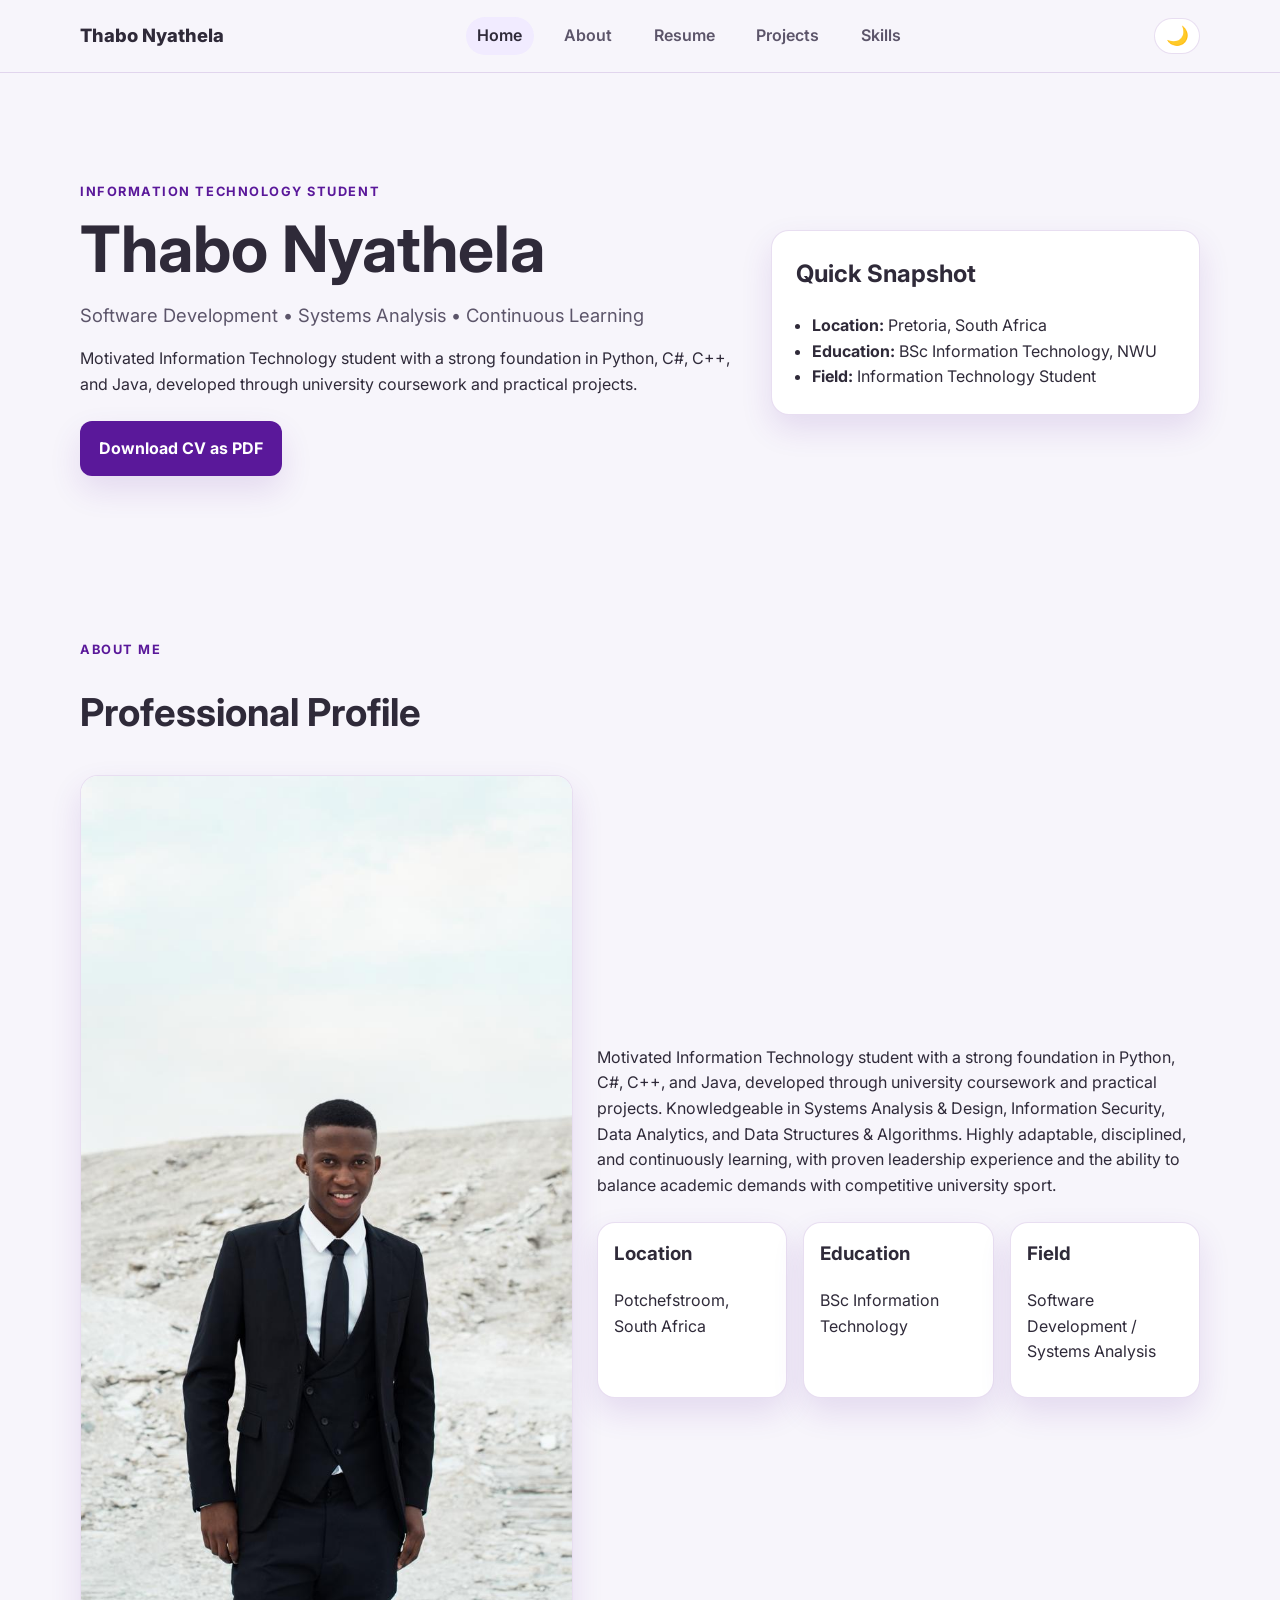
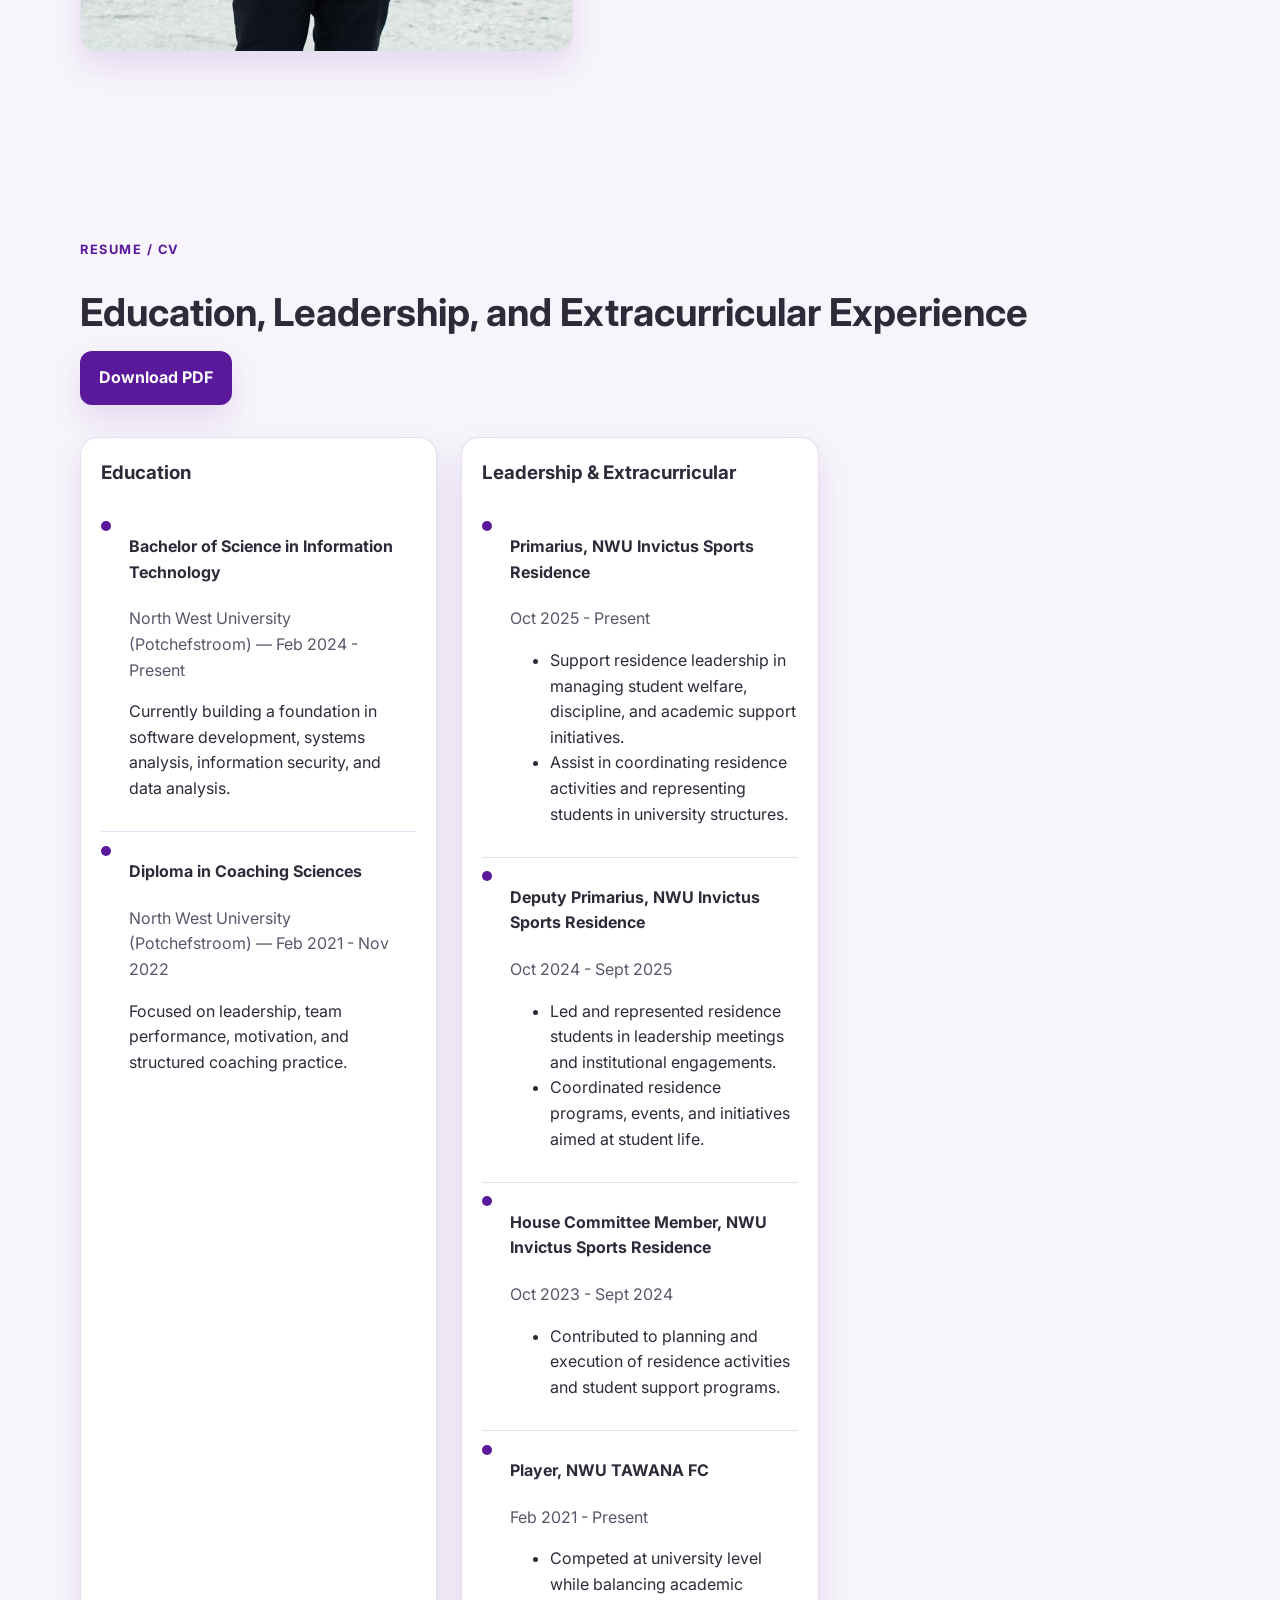
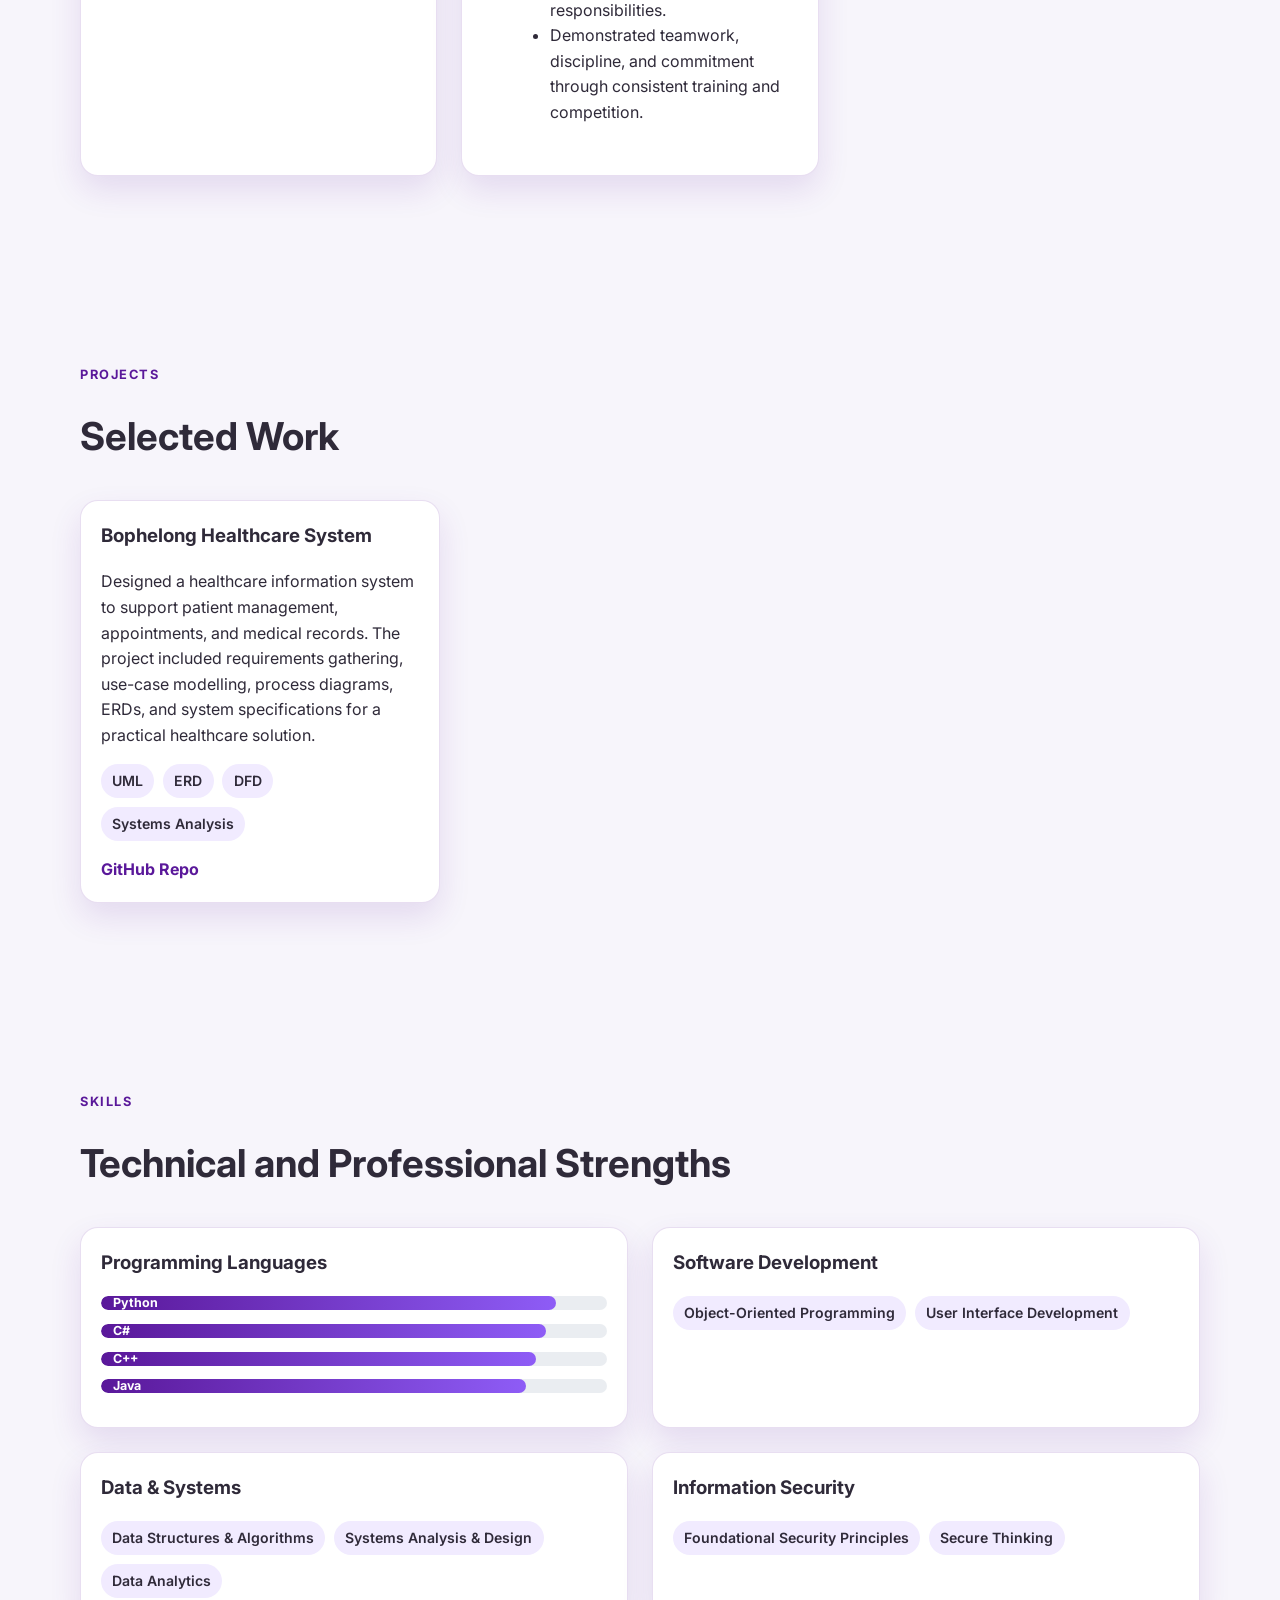
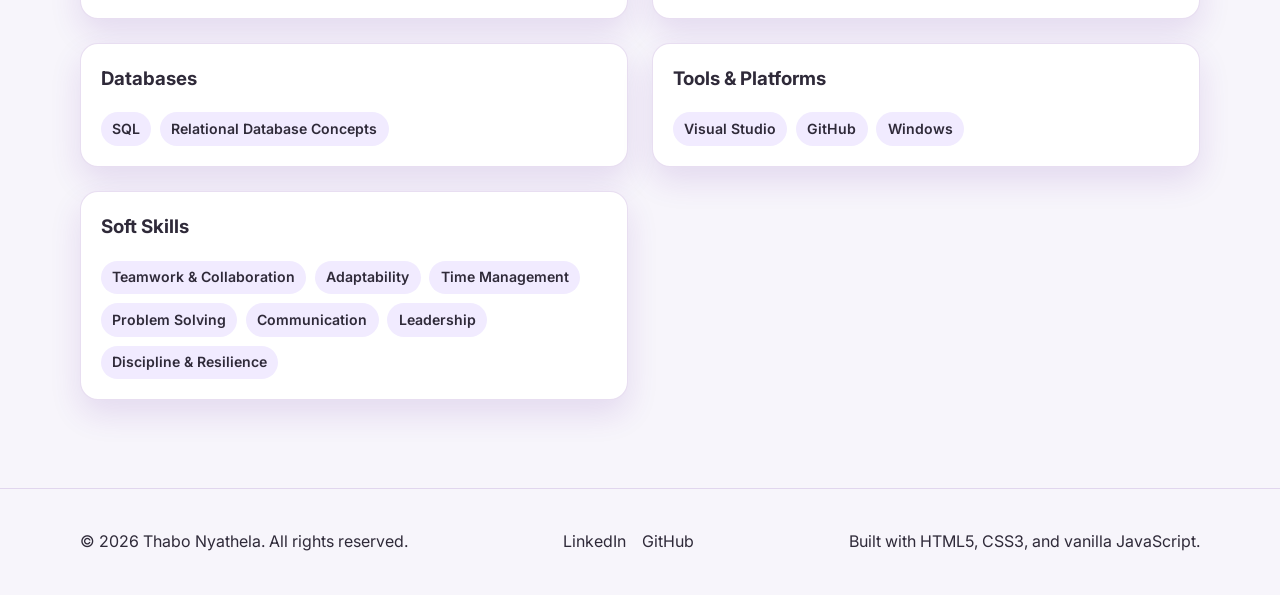
<file: index.html>
<!DOCTYPE html>
<html lang="en">
  <head>
    <meta charset="UTF-8" />
    <meta name="viewport" content="width=device-width, initial-scale=1.0" />
    <meta
      name="description"
      content="Virtual CV and professional portfolio website for Thabo Nyathela, an Information Technology student focused on software development and systems analysis."
    />
    <title>Thabo Nyathela | Virtual CV Portfolio</title>
    <link rel="icon" type="image/svg+xml" href="assets/favicon.svg" />
    <link rel="preconnect" href="https://fonts.googleapis.com" />
    <link rel="preconnect" href="https://fonts.gstatic.com" crossorigin />
    <link
      href="https://fonts.googleapis.com/css2?family=Inter:wght@400;500;600;700;800&display=swap"
      rel="stylesheet"
    />
    <link rel="stylesheet" href="css/style.css" />
  </head>
  <body>
    <header class="site-header">
      <div class="container nav-wrap">
        <a href="#home" class="brand" aria-label="Go to home section">Thabo Nyathela</a>

        <button class="menu-toggle" aria-label="Open navigation menu" aria-expanded="false">
          <span></span>
          <span></span>
          <span></span>
        </button>

        <nav class="site-nav" aria-label="Primary navigation">
          <a href="#home" class="nav-link active">Home</a>
          <a href="#about" class="nav-link">About</a>
          <a href="#resume" class="nav-link">Resume</a>
          <a href="#projects" class="nav-link">Projects</a>
          <a href="#skills" class="nav-link">Skills</a>
        </nav>

        <button id="themeToggle" class="theme-toggle" aria-label="Toggle dark mode">
          <span class="toggle-icon">🌙</span>
        </button>
      </div>
    </header>

    <main>
      <section id="home" class="hero section reveal">
        <div class="container hero-grid">
          <div class="hero-copy">
            <p class="eyebrow">Information Technology Student</p>
            <h1>Thabo Nyathela</h1>
            <p class="tagline">Software Development • Systems Analysis • Continuous Learning</p>
            <p class="intro">
              Motivated Information Technology student with a strong foundation in Python, C#, C++, and Java,
              developed through university coursework and practical projects.
            </p>
            <div class="cta-group">
              <a href="assets/Thabo_Nyathela_CV.pdf" class="btn btn-primary" download="Thabo_Nyathela_CV.pdf">Download CV as PDF</a>
            </div>
          </div>

          <aside class="hero-card">
            <div class="hero-card-inner">
              <h2>Quick Snapshot</h2>
              <ul>
                <li><strong>Location:</strong> Pretoria, South Africa</li>
                <li><strong>Education:</strong> BSc Information Technology, NWU</li>
                <li><strong>Field:</strong> Information Technology Student</li>
              </ul>
            </div>
          </aside>
        </div>
      </section>

      <section id="about" class="section reveal">
        <div class="container section-heading">
          <p class="section-label">About Me</p>
          <h2>Professional Profile</h2>
        </div>

        <div class="container about-grid">
          <div class="about-image-wrap">
            <img src="assets/profile.jpeg" alt="Thabo Nyathela" class="about-image" />
          </div>

          <div class="about-content">
            <p>
              Motivated Information Technology student with a strong foundation in Python, C#, C++, and Java,
              developed through university coursework and practical projects. Knowledgeable in Systems Analysis &
              Design, Information Security, Data Analytics, and Data Structures & Algorithms. Highly adaptable,
              disciplined, and continuously learning, with proven leadership experience and the ability to balance
              academic demands with competitive university sport.
            </p>

            <div class="facts-grid">
              <div class="fact-card">
                <h3>Location</h3>
                <p>Potchefstroom, South Africa</p>
              </div>
              <div class="fact-card">
                <h3>Education</h3>
                <p>BSc Information Technology</p>
              </div>
              <div class="fact-card">
                <h3>Field</h3>
                <p>Software Development / Systems Analysis</p>
              </div>
            </div>
          </div>
        </div>
      </section>

      <section id="resume" class="section reveal">
        <div class="container section-heading">
          <p class="section-label">Resume / CV</p>
          <h2>Education, Leadership, and Extracurricular Experience</h2>
          <a href="assets/Thabo_Nyathela_CV.pdf" class="btn btn-primary btn-small" download>Download PDF</a>
        </div>

        <div class="container resume-grid">
          <div class="timeline-card">
            <h3>Education</h3>
            <div class="timeline-item">
              <span class="timeline-dot"></span>
              <div>
                <h4>Bachelor of Science in Information Technology</h4>
                <p class="timeline-meta">North West University (Potchefstroom) — Feb 2024 - Present</p>
                <p>Currently building a foundation in software development, systems analysis, information security, and data analysis.</p>
              </div>
            </div>
            <div class="timeline-item">
              <span class="timeline-dot"></span>
              <div>
                <h4>Diploma in Coaching Sciences</h4>
                <p class="timeline-meta">North West University (Potchefstroom) — Feb 2021 - Nov 2022</p>
                <p>Focused on leadership, team performance, motivation, and structured coaching practice.</p>
              </div>
            </div>
          </div>

          <div class="timeline-card">
            <h3>Leadership & Extracurricular</h3>
            <div class="timeline-item">
              <span class="timeline-dot"></span>
              <div>
                <h4>Primarius, NWU Invictus Sports Residence</h4>
                <p class="timeline-meta">Oct 2025 - Present</p>
                <ul>
                  <li>Support residence leadership in managing student welfare, discipline, and academic support initiatives.</li>
                  <li>Assist in coordinating residence activities and representing students in university structures.</li>
                </ul>
              </div>
            </div>
            <div class="timeline-item">
              <span class="timeline-dot"></span>
              <div>
                <h4>Deputy Primarius, NWU Invictus Sports Residence</h4>
                <p class="timeline-meta">Oct 2024 - Sept 2025</p>
                <ul>
                  <li>Led and represented residence students in leadership meetings and institutional engagements.</li>
                  <li>Coordinated residence programs, events, and initiatives aimed at student life.</li>
                </ul>
              </div>
            </div>
            <div class="timeline-item">
              <span class="timeline-dot"></span>
              <div>
                <h4>House Committee Member, NWU Invictus Sports Residence</h4>
                <p class="timeline-meta">Oct 2023 - Sept 2024</p>
                <ul>
                  <li>Contributed to planning and execution of residence activities and student support programs.</li>
                </ul>
              </div>
            </div>
            <div class="timeline-item">
              <span class="timeline-dot"></span>
              <div>
                <h4>Player, NWU TAWANA FC</h4>
                <p class="timeline-meta">Feb 2021 - Present</p>
                <ul>
                  <li>Competed at university level while balancing academic responsibilities.</li>
                  <li>Demonstrated teamwork, discipline, and commitment through consistent training and competition.</li>
                </ul>
              </div>
            </div>
          </div>
        </div>
      </section>

      <section id="projects" class="section reveal">
        <div class="container section-heading">
          <p class="section-label">Projects</p>
          <h2>Selected Work</h2>
        </div>

        <div class="container project-grid">
          <article class="project-card">
            <h3>Bophelong Healthcare System</h3>
            <p>
              Designed a healthcare information system to support patient management, appointments, and medical
              records. The project included requirements gathering, use-case modelling, process diagrams, ERDs,
              and system specifications for a practical healthcare solution.
            </p>
            <div class="tag-list">
              <span>UML</span>
              <span>ERD</span>
              <span>DFD</span>
              <span>Systems Analysis</span>
            </div>
            <div class="project-links">
              <a href="https://github.com/thabonyathela/Bophelong-Healthcare-System" target="_blank" rel="noreferrer">GitHub Repo</a>
            </div>
          </article>


        </div>
      </section>

      <section id="skills" class="section reveal">
        <div class="container section-heading">
          <p class="section-label">Skills</p>
          <h2>Technical and Professional Strengths</h2>
        </div>

        <div class="container skills-grid">
          <div class="skill-group">
            <h3>Programming Languages</h3>
            <div class="skill-bar"><span data-width="90">Python</span></div>
            <div class="skill-bar"><span data-width="88">C#</span></div>
            <div class="skill-bar"><span data-width="86">C++</span></div>
            <div class="skill-bar"><span data-width="84">Java</span></div>
          </div>

          <div class="skill-group">
            <h3>Software Development</h3>
            <div class="tag-cloud">
              <span>Object-Oriented Programming</span>
              <span>User Interface Development</span>
            </div>
          </div>

          <div class="skill-group">
            <h3>Data & Systems</h3>
            <div class="tag-cloud">
              <span>Data Structures & Algorithms</span>
              <span>Systems Analysis & Design</span>
              <span>Data Analytics</span>
            </div>
          </div>

          <div class="skill-group">
            <h3>Information Security</h3>
            <div class="tag-cloud">
              <span>Foundational Security Principles</span>
              <span>Secure Thinking</span>
            </div>
          </div>

          <div class="skill-group">
            <h3>Databases</h3>
            <div class="tag-cloud">
              <span>SQL</span>
              <span>Relational Database Concepts</span>
            </div>
          </div>

          <div class="skill-group">
            <h3>Tools & Platforms</h3>
            <div class="tag-cloud">
              <span>Visual Studio</span>
              <span>GitHub</span>
              <span>Windows</span>
            </div>
          </div>

          <div class="skill-group">
            <h3>Soft Skills</h3>
            <div class="tag-cloud">
              <span>Teamwork & Collaboration</span>
              <span>Adaptability</span>
              <span>Time Management</span>
              <span>Problem Solving</span>
              <span>Communication</span>
              <span>Leadership</span>
              <span>Discipline & Resilience</span>
            </div>
          </div>
        </div>
      </section>


    </main>

    <footer class="site-footer">
      <div class="container footer-grid">
        <p>&copy; <span id="year"></span> Thabo Nyathela. All rights reserved.</p>
        <div class="footer-links">
          <a href="https://za.linkedin.com/in/thabo-nyathela-496732317" target="_blank" rel="noreferrer">LinkedIn</a>
          <a href="https://github.com/Thabo-Nyathela" target="_blank" rel="noreferrer">GitHub</a>
        </div>
        <p>Built with HTML5, CSS3, and vanilla JavaScript.</p>
      </div>
    </footer>

    <script src="js/script.js"></script>
  </body>
</html>
</file>
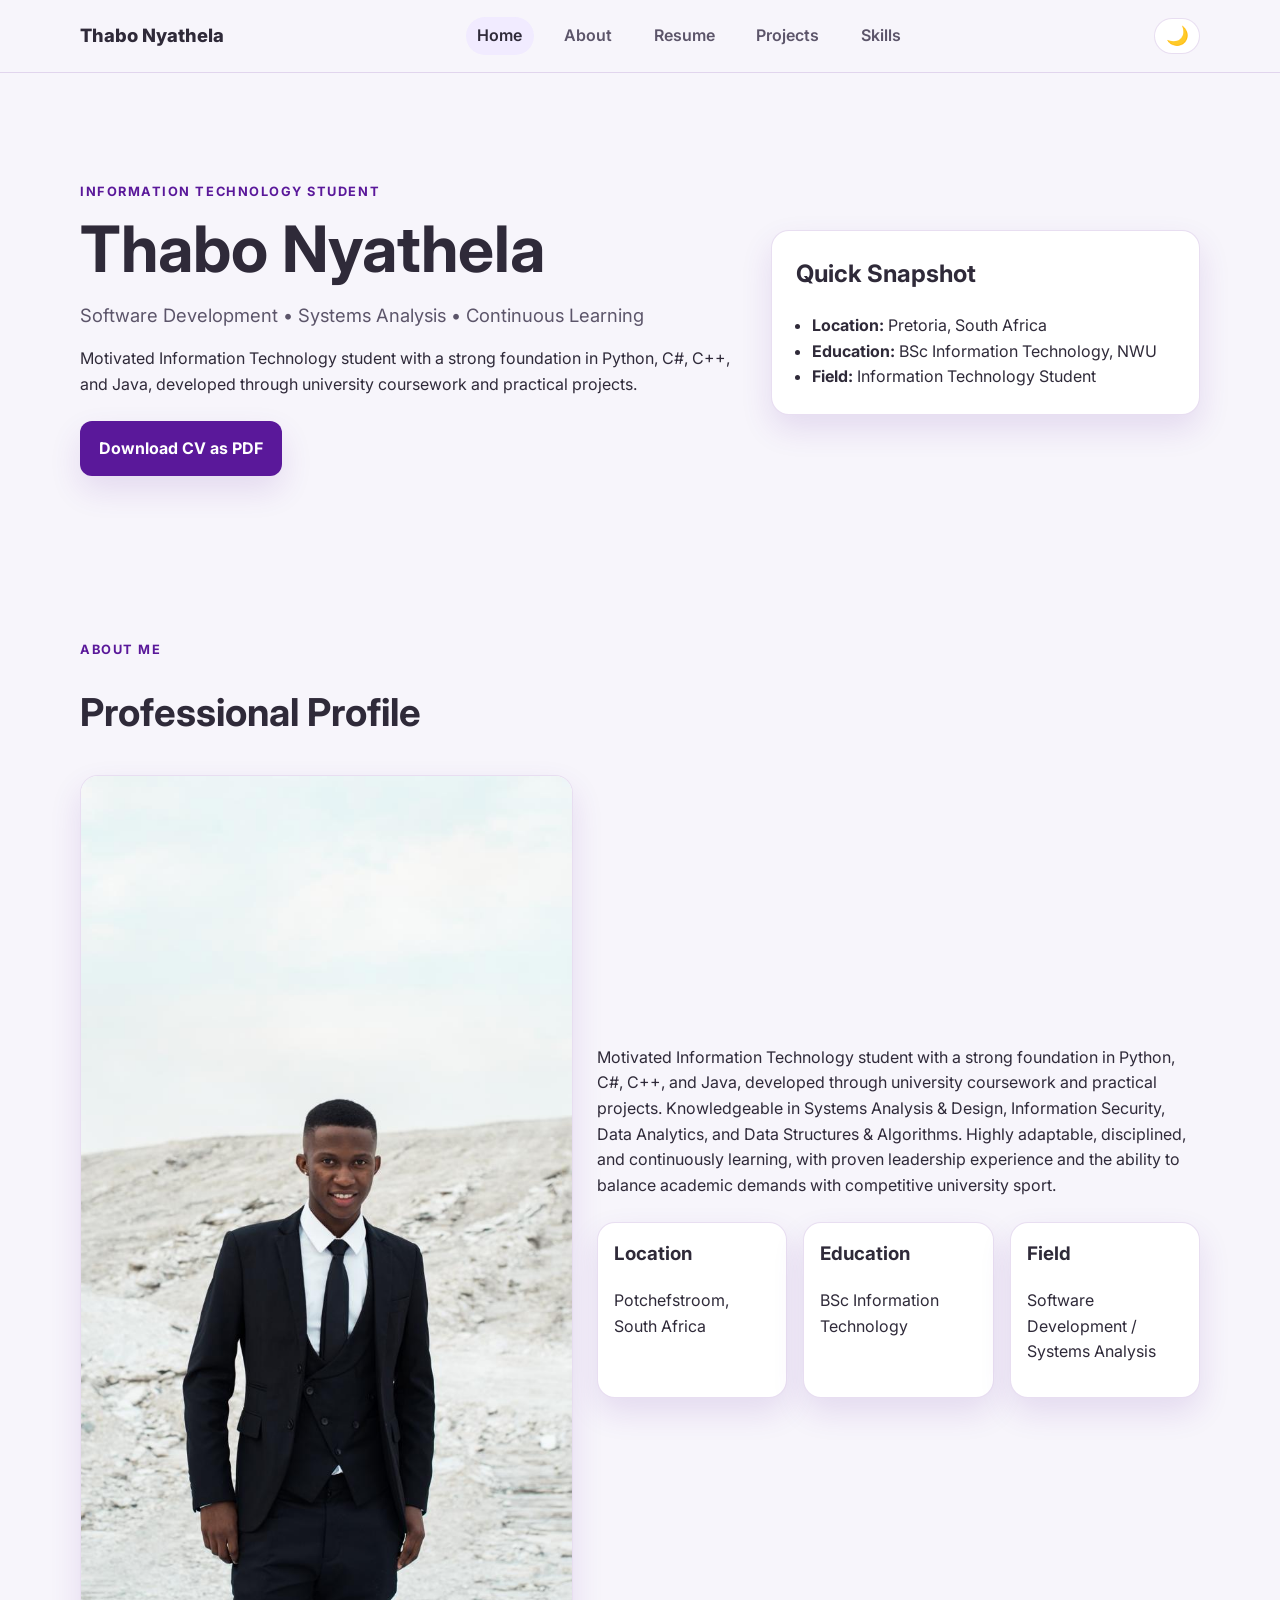
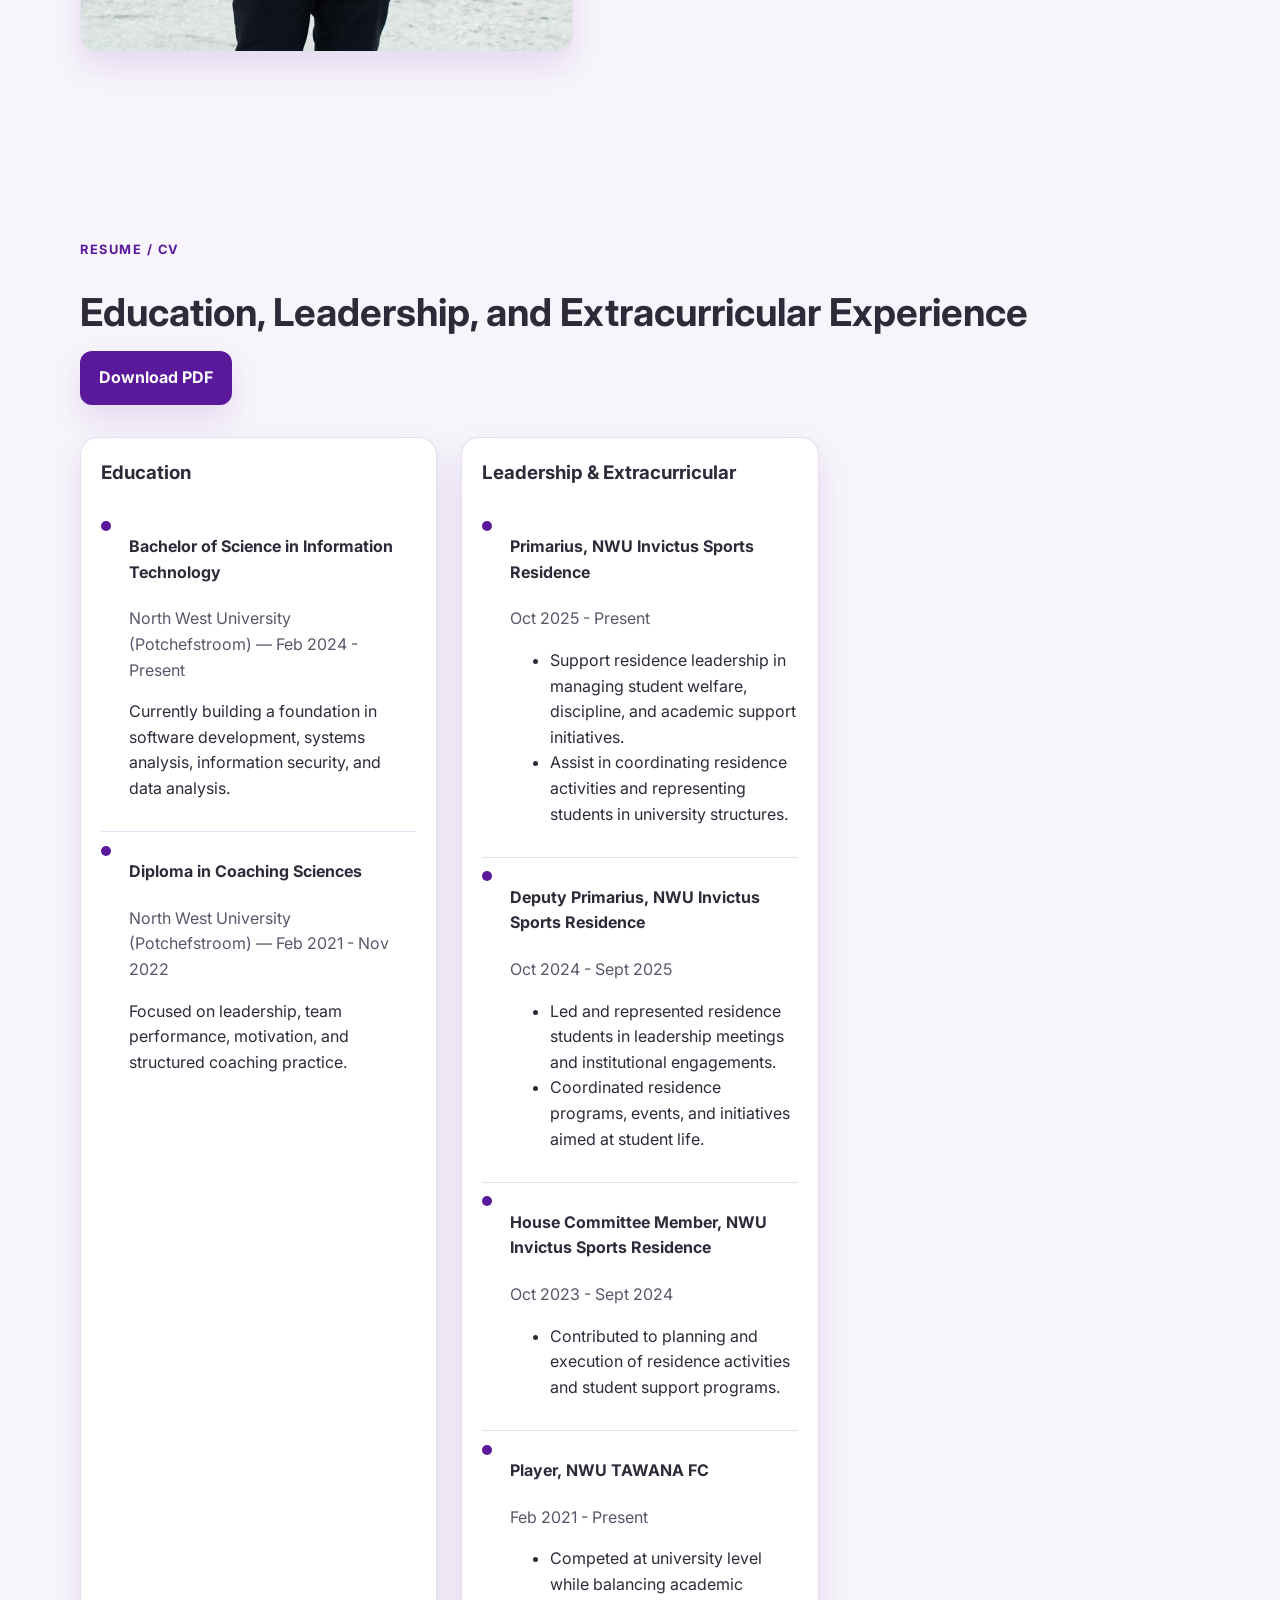
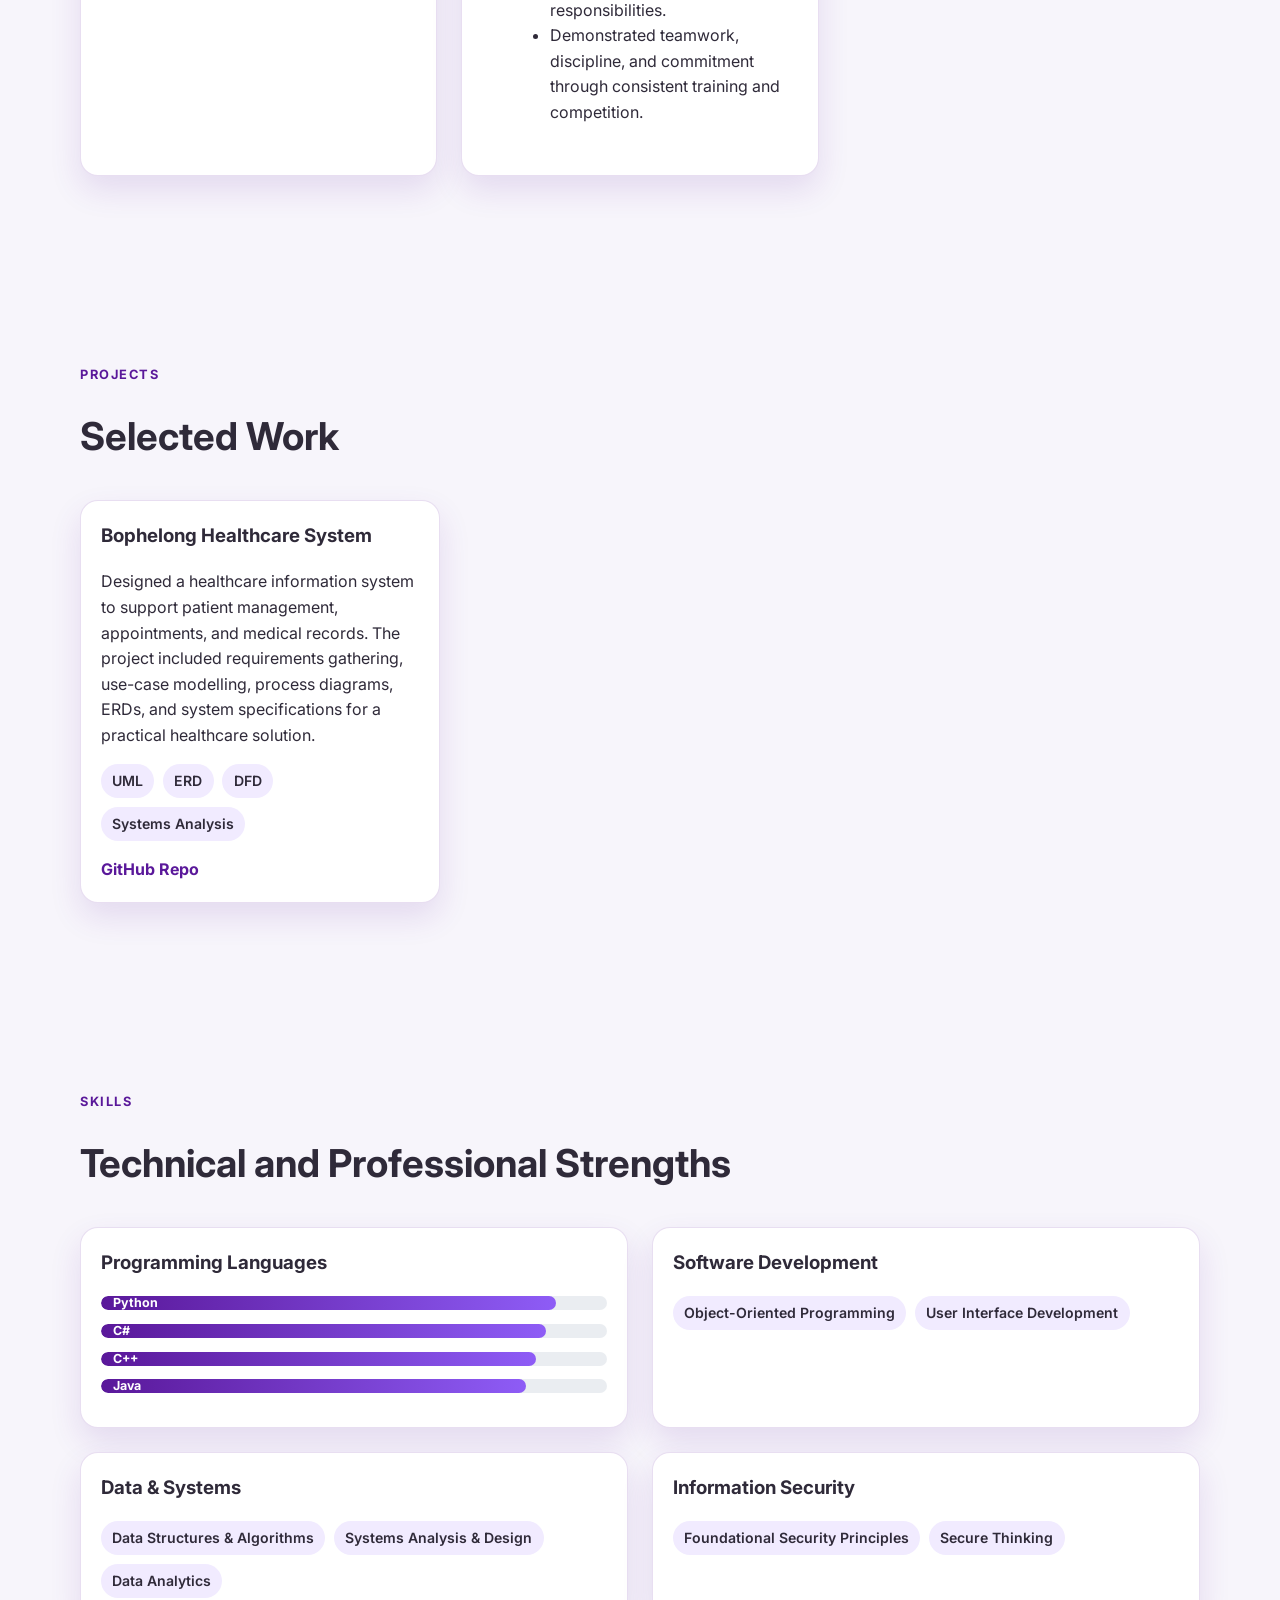
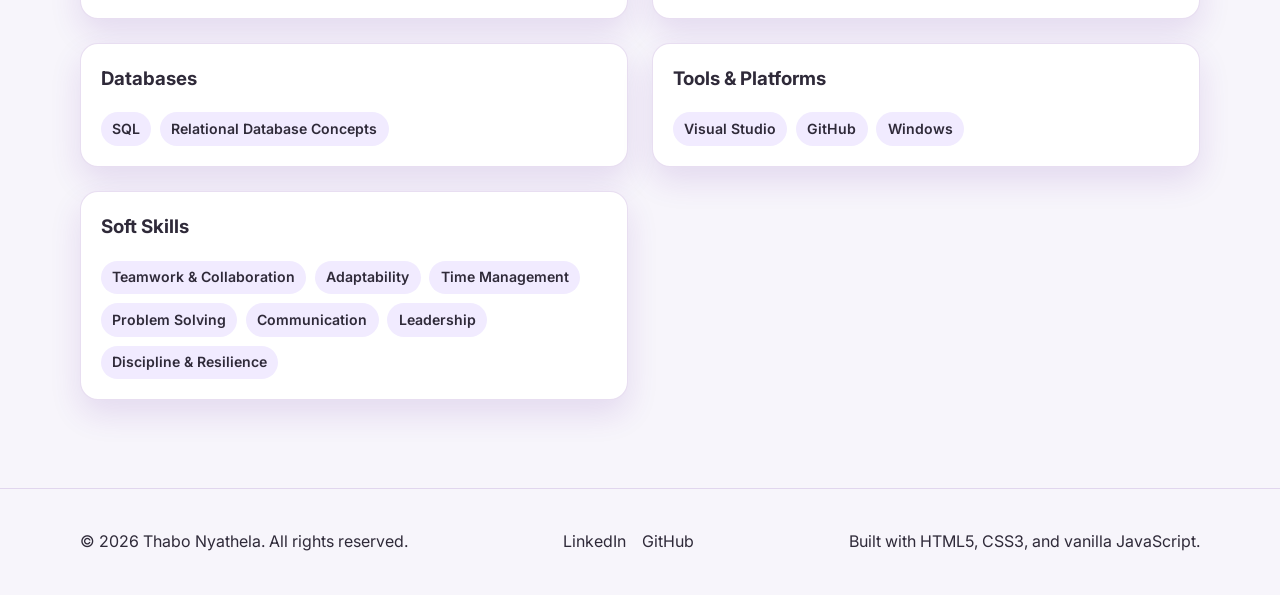
<file: virtual-cv-portfolio/index.html>
<!DOCTYPE html>
<html lang="en">
  <head>
    <meta charset="UTF-8" />
    <meta name="viewport" content="width=device-width, initial-scale=1.0" />
    <meta
      name="description"
      content="Virtual CV and professional portfolio website for Thabo Nyathela, an Information Technology student focused on software development and systems analysis."
    />
    <title>Thabo Nyathela | Virtual CV Portfolio</title>
    <link rel="icon" type="image/svg+xml" href="assets/favicon.svg" />
    <link rel="preconnect" href="https://fonts.googleapis.com" />
    <link rel="preconnect" href="https://fonts.gstatic.com" crossorigin />
    <link
      href="https://fonts.googleapis.com/css2?family=Inter:wght@400;500;600;700;800&display=swap"
      rel="stylesheet"
    />
    <link rel="stylesheet" href="css/style.css" />
  </head>
  <body>
    <header class="site-header">
      <div class="container nav-wrap">
        <a href="#home" class="brand" aria-label="Go to home section">Thabo Nyathela</a>

        <button class="menu-toggle" aria-label="Open navigation menu" aria-expanded="false">
          <span></span>
          <span></span>
          <span></span>
        </button>

        <nav class="site-nav" aria-label="Primary navigation">
          <a href="#home" class="nav-link active">Home</a>
          <a href="#about" class="nav-link">About</a>
          <a href="#resume" class="nav-link">Resume</a>
          <a href="#projects" class="nav-link">Projects</a>
          <a href="#skills" class="nav-link">Skills</a>
        </nav>

        <button id="themeToggle" class="theme-toggle" aria-label="Toggle dark mode">
          <span class="toggle-icon">🌙</span>
        </button>
      </div>
    </header>

    <main>
      <section id="home" class="hero section reveal">
        <div class="container hero-grid">
          <div class="hero-copy">
            <p class="eyebrow">Information Technology Student</p>
            <h1>Thabo Nyathela</h1>
            <p class="tagline">Software Development • Systems Analysis • Continuous Learning</p>
            <p class="intro">
              Motivated Information Technology student with a strong foundation in Python, C#, C++, and Java,
              developed through university coursework and practical projects.
            </p>
            <div class="cta-group">
              <a href="assets/Thabo_Nyathela_CV.pdf" class="btn btn-primary" download="Thabo_Nyathela_CV.pdf">Download CV as PDF</a>
            </div>
          </div>

          <aside class="hero-card">
            <div class="hero-card-inner">
              <h2>Quick Snapshot</h2>
              <ul>
                <li><strong>Location:</strong> Pretoria, South Africa</li>
                <li><strong>Education:</strong> BSc Information Technology, NWU</li>
                <li><strong>Field:</strong> Information Technology Student</li>
              </ul>
            </div>
          </aside>
        </div>
      </section>

      <section id="about" class="section reveal">
        <div class="container section-heading">
          <p class="section-label">About Me</p>
          <h2>Professional Profile</h2>
        </div>

        <div class="container about-grid">
          <div class="about-image-wrap">
            <img src="assets/profile.jpeg" alt="Thabo Nyathela" class="about-image" />
          </div>

          <div class="about-content">
            <p>
              Motivated Information Technology student with a strong foundation in Python, C#, C++, and Java,
              developed through university coursework and practical projects. Knowledgeable in Systems Analysis &
              Design, Information Security, Data Analytics, and Data Structures & Algorithms. Highly adaptable,
              disciplined, and continuously learning, with proven leadership experience and the ability to balance
              academic demands with competitive university sport.
            </p>

            <div class="facts-grid">
              <div class="fact-card">
                <h3>Location</h3>
                <p>Potchefstroom, South Africa</p>
              </div>
              <div class="fact-card">
                <h3>Education</h3>
                <p>BSc Information Technology</p>
              </div>
              <div class="fact-card">
                <h3>Field</h3>
                <p>Software Development / Systems Analysis</p>
              </div>
            </div>
          </div>
        </div>
      </section>

      <section id="resume" class="section reveal">
        <div class="container section-heading">
          <p class="section-label">Resume / CV</p>
          <h2>Education, Leadership, and Extracurricular Experience</h2>
          <a href="assets/Thabo_Nyathela_CV.pdf" class="btn btn-primary btn-small" download>Download PDF</a>
        </div>

        <div class="container resume-grid">
          <div class="timeline-card">
            <h3>Education</h3>
            <div class="timeline-item">
              <span class="timeline-dot"></span>
              <div>
                <h4>Bachelor of Science in Information Technology</h4>
                <p class="timeline-meta">North West University (Potchefstroom) — Feb 2024 - Present</p>
                <p>Currently building a foundation in software development, systems analysis, information security, and data analysis.</p>
              </div>
            </div>
            <div class="timeline-item">
              <span class="timeline-dot"></span>
              <div>
                <h4>Diploma in Coaching Sciences</h4>
                <p class="timeline-meta">North West University (Potchefstroom) — Feb 2021 - Nov 2022</p>
                <p>Focused on leadership, team performance, motivation, and structured coaching practice.</p>
              </div>
            </div>
          </div>

          <div class="timeline-card">
            <h3>Leadership & Extracurricular</h3>
            <div class="timeline-item">
              <span class="timeline-dot"></span>
              <div>
                <h4>Primarius, NWU Invictus Sports Residence</h4>
                <p class="timeline-meta">Oct 2025 - Present</p>
                <ul>
                  <li>Support residence leadership in managing student welfare, discipline, and academic support initiatives.</li>
                  <li>Assist in coordinating residence activities and representing students in university structures.</li>
                </ul>
              </div>
            </div>
            <div class="timeline-item">
              <span class="timeline-dot"></span>
              <div>
                <h4>Deputy Primarius, NWU Invictus Sports Residence</h4>
                <p class="timeline-meta">Oct 2024 - Sept 2025</p>
                <ul>
                  <li>Led and represented residence students in leadership meetings and institutional engagements.</li>
                  <li>Coordinated residence programs, events, and initiatives aimed at student life.</li>
                </ul>
              </div>
            </div>
            <div class="timeline-item">
              <span class="timeline-dot"></span>
              <div>
                <h4>House Committee Member, NWU Invictus Sports Residence</h4>
                <p class="timeline-meta">Oct 2023 - Sept 2024</p>
                <ul>
                  <li>Contributed to planning and execution of residence activities and student support programs.</li>
                </ul>
              </div>
            </div>
            <div class="timeline-item">
              <span class="timeline-dot"></span>
              <div>
                <h4>Player, NWU TAWANA FC</h4>
                <p class="timeline-meta">Feb 2021 - Present</p>
                <ul>
                  <li>Competed at university level while balancing academic responsibilities.</li>
                  <li>Demonstrated teamwork, discipline, and commitment through consistent training and competition.</li>
                </ul>
              </div>
            </div>
          </div>
        </div>
      </section>

      <section id="projects" class="section reveal">
        <div class="container section-heading">
          <p class="section-label">Projects</p>
          <h2>Selected Work</h2>
        </div>

        <div class="container project-grid">
          <article class="project-card">
            <h3>Bophelong Healthcare System</h3>
            <p>
              Designed a healthcare information system to support patient management, appointments, and medical
              records. The project included requirements gathering, use-case modelling, process diagrams, ERDs,
              and system specifications for a practical healthcare solution.
            </p>
            <div class="tag-list">
              <span>UML</span>
              <span>ERD</span>
              <span>DFD</span>
              <span>Systems Analysis</span>
            </div>
            <div class="project-links">
              <a href="https://github.com/thabonyathela/Bophelong-Healthcare-System" target="_blank" rel="noreferrer">GitHub Repo</a>
            </div>
          </article>


        </div>
      </section>

      <section id="skills" class="section reveal">
        <div class="container section-heading">
          <p class="section-label">Skills</p>
          <h2>Technical and Professional Strengths</h2>
        </div>

        <div class="container skills-grid">
          <div class="skill-group">
            <h3>Programming Languages</h3>
            <div class="skill-bar"><span data-width="90">Python</span></div>
            <div class="skill-bar"><span data-width="88">C#</span></div>
            <div class="skill-bar"><span data-width="86">C++</span></div>
            <div class="skill-bar"><span data-width="84">Java</span></div>
          </div>

          <div class="skill-group">
            <h3>Software Development</h3>
            <div class="tag-cloud">
              <span>Object-Oriented Programming</span>
              <span>User Interface Development</span>
            </div>
          </div>

          <div class="skill-group">
            <h3>Data & Systems</h3>
            <div class="tag-cloud">
              <span>Data Structures & Algorithms</span>
              <span>Systems Analysis & Design</span>
              <span>Data Analytics</span>
            </div>
          </div>

          <div class="skill-group">
            <h3>Information Security</h3>
            <div class="tag-cloud">
              <span>Foundational Security Principles</span>
              <span>Secure Thinking</span>
            </div>
          </div>

          <div class="skill-group">
            <h3>Databases</h3>
            <div class="tag-cloud">
              <span>SQL</span>
              <span>Relational Database Concepts</span>
            </div>
          </div>

          <div class="skill-group">
            <h3>Tools & Platforms</h3>
            <div class="tag-cloud">
              <span>Visual Studio</span>
              <span>GitHub</span>
              <span>Windows</span>
            </div>
          </div>

          <div class="skill-group">
            <h3>Soft Skills</h3>
            <div class="tag-cloud">
              <span>Teamwork & Collaboration</span>
              <span>Adaptability</span>
              <span>Time Management</span>
              <span>Problem Solving</span>
              <span>Communication</span>
              <span>Leadership</span>
              <span>Discipline & Resilience</span>
            </div>
          </div>
        </div>
      </section>


    </main>

    <footer class="site-footer">
      <div class="container footer-grid">
        <p>&copy; <span id="year"></span> Thabo Nyathela. All rights reserved.</p>
        <div class="footer-links">
          <a href="https://za.linkedin.com/in/thabo-nyathela-496732317" target="_blank" rel="noreferrer">LinkedIn</a>
          <a href="https://github.com/Thabo-Nyathela" target="_blank" rel="noreferrer">GitHub</a>
        </div>
        <p>Built with HTML5, CSS3, and vanilla JavaScript.</p>
      </div>
    </footer>

    <script src="js/script.js"></script>
  </body>
</html>
</file>
<file: css/style.css>
:root {
  --bg: #f7f5fb;
  --surface: #ffffff;
  --surface-2: #f1ebff;
  --text: #2f2a39;
  --muted: #5c556a;
  --primary: #5a189a;
  --primary-dark: #431070;
  --accent: #8e5cf6;
  --border: rgba(90, 24, 154, 0.14);
  --shadow: 0 14px 32px rgba(90, 24, 154, 0.12);
  --radius: 18px;
}

body[data-theme="dark"] {
  --bg: #0d0717;
  --surface: #171124;
  --surface-2: #22163a;
  --text: #f5f1ff;
  --muted: #c9bedf;
  --primary: #b08cff;
  --primary-dark: #9b72f6;
  --accent: #7c4dff;
  --border: rgba(192, 154, 255, 0.2);
  --shadow: 0 12px 30px rgba(0, 0, 0, 0.42);
}

* {
  box-sizing: border-box;
}

html {
  scroll-behavior: smooth;
}

body {
  margin: 0;
  font-family: "Inter", sans-serif;
  background: var(--bg);
  color: var(--text);
  line-height: 1.6;
  transition: background 0.35s ease, color 0.35s ease;
}

a {
  color: inherit;
  text-decoration: none;
}

img {
  max-width: 100%;
  display: block;
}

.container {
  width: min(1120px, calc(100% - 2rem));
  margin: 0 auto;
}

.section {
  padding: 5.5rem 0;
}

.section-label,
.eyebrow {
  text-transform: uppercase;
  letter-spacing: 0.12em;
  color: var(--primary);
  font-weight: 700;
  font-size: 0.8rem;
}

.section-heading {
  display: flex;
  flex-direction: column;
  gap: 0.5rem;
  margin-bottom: 2rem;
}

.section-heading h2 {
  margin: 0;
  font-size: clamp(1.8rem, 3vw, 2.5rem);
}

.site-header {
  position: sticky;
  top: 0;
  z-index: 1000;
  background: color-mix(in srgb, var(--bg) 84%, transparent);
  backdrop-filter: blur(12px);
  border-bottom: 1px solid var(--border);
}

.nav-wrap {
  display: flex;
  align-items: center;
  justify-content: space-between;
  min-height: 72px;
  gap: 1rem;
}

.brand {
  font-weight: 800;
  font-size: 1.15rem;
}

.site-nav {
  display: flex;
  align-items: center;
  gap: 1.2rem;
}

.nav-link {
  padding: 0.4rem 0.7rem;
  border-radius: 999px;
  color: var(--muted);
  font-weight: 600;
  transition: background 0.2s ease, color 0.2s ease;
}

.nav-link:hover,
.nav-link.active {
  background: var(--surface-2);
  color: var(--text);
}

.menu-toggle,
.theme-toggle {
  border: 0;
  background: transparent;
  cursor: pointer;
}

.menu-toggle {
  display: none;
  width: 46px;
  height: 46px;
  border-radius: 50%;
  align-items: center;
  justify-content: center;
  flex-direction: column;
  gap: 4px;
}

.menu-toggle span {
  display: block;
  width: 20px;
  height: 2px;
  background: var(--text);
}

.theme-toggle {
  font-size: 1.15rem;
  padding: 0.35rem 0.65rem;
  border-radius: 999px;
  background: var(--surface);
  border: 1px solid var(--border);
}

.hero {
  padding: 6rem 0 4rem;
}

.hero-grid,
.about-grid,
.resume-grid,
.skills-grid {
  display: grid;
  gap: 1.5rem;
}

.hero-grid {
  grid-template-columns: 1.4fr 0.9fr;
  align-items: center;
}

.hero-copy h1 {
  margin: 0.2rem 0 1rem;
  font-size: clamp(2.5rem, 5vw, 4.5rem);
  line-height: 1.05;
}

.tagline {
  font-size: 1.15rem;
  color: var(--muted);
  margin-bottom: 0.8rem;
}

.intro {
  max-width: 65ch;
  margin-bottom: 1.5rem;
}

.cta-group {
  display: flex;
  gap: 1rem;
  flex-wrap: wrap;
}

.btn {
  display: inline-flex;
  align-items: center;
  justify-content: center;
  padding: 0.9rem 1.2rem;
  border-radius: 12px;
  font-weight: 700;
  transition: transform 0.2s ease, background 0.2s ease, box-shadow 0.2s ease;
}

.btn:hover {
  transform: translateY(-2px);
}

.btn-primary {
  background: var(--primary);
  color: #ffffff;
  box-shadow: var(--shadow);
}

.btn-primary:hover {
  background: var(--primary-dark);
}

.btn-secondary {
  background: transparent;
  color: var(--text);
  border: 1px solid var(--border);
}

.btn-small {
  width: fit-content;
}

.hero-card,
.timeline-card,
.project-card,
.skill-group,
.fact-card,
.about-image-wrap {
  background: var(--surface);
  border: 1px solid var(--border);
  border-radius: var(--radius);
  box-shadow: var(--shadow);
}

.hero-card-inner {
  padding: 1.5rem;
}

.hero-card h2 {
  margin-top: 0;
}

.hero-card ul {
  margin: 0;
  padding-left: 1rem;
}

.about-grid {
  grid-template-columns: 0.9fr 1.1fr;
  align-items: center;
}

.about-image-wrap {
  overflow: hidden;
}

.about-image {
  width: 100%;
  height: 100%;
  object-fit: cover;
}

.facts-grid {
  display: grid;
  grid-template-columns: repeat(3, minmax(0, 1fr));
  gap: 1rem;
  margin-top: 1.5rem;
}

.fact-card {
  padding: 1rem;
}

.fact-card h3,
.timeline-card h3,
.skill-group h3,
.project-card h3 {
  margin-top: 0;
}

.resume-grid {
  grid-template-columns: 1fr 1fr;
}

.timeline-card {
  padding: 1.25rem;
}

.timeline-item {
  position: relative;
  display: grid;
  grid-template-columns: 14px 1fr;
  gap: 0.85rem;
  padding: 0.35rem 0 0.85rem;
}

.timeline-item:not(:last-child) {
  border-bottom: 1px solid var(--border);
}

.timeline-dot {
  width: 10px;
  height: 10px;
  background: var(--primary);
  border-radius: 50%;
  margin-top: 0.5rem;
}

.timeline-meta {
  color: var(--muted);
  margin: 0.2rem 0 0.5rem;
}

.project-grid {
  display: grid;
  grid-template-columns: 1fr;
  gap: 1.25rem;
}

.project-card {
  padding: 1.25rem;
  transition: transform 0.25s ease, box-shadow 0.25s ease;
}

.project-card:hover {
  transform: translateY(-4px);
  box-shadow: 0 18px 38px rgba(90, 24, 154, 0.18);
}

.tag-list,
.tag-cloud {
  display: flex;
  flex-wrap: wrap;
  gap: 0.55rem;
}

.tag-list span,
.tag-cloud span {
  background: var(--surface-2);
  color: var(--text);
  padding: 0.35rem 0.7rem;
  border-radius: 999px;
  font-size: 0.88rem;
  font-weight: 600;
}

.project-links {
  display: flex;
  gap: 1rem;
  margin-top: 1rem;
  flex-wrap: wrap;
}

.project-links a {
  color: var(--primary);
  font-weight: 700;
}

.skills-grid {
  grid-template-columns: repeat(2, minmax(0, 1fr));
}

.skill-group {
  padding: 1.25rem;
}

.skill-bar {
  width: 100%;
  height: 14px;
  border-radius: 999px;
  background: rgba(148, 163, 184, 0.2);
  overflow: hidden;
  margin: 0.85rem 0;
}

.skill-bar span {
  display: block;
  height: 100%;
  background: linear-gradient(90deg, var(--primary), var(--accent));
  border-radius: inherit;
  color: #fff;
  padding-left: 0.75rem;
  font-size: 0.78rem;
  font-weight: 700;
  line-height: 14px;
  width: 0;
  transition: width 0.9s ease;
}

.site-footer {
  border-top: 1px solid var(--border);
  padding: 1.5rem 0;
}

.footer-grid {
  display: flex;
  align-items: center;
  justify-content: space-between;
  gap: 1rem;
  flex-wrap: wrap;
}

.footer-links {
  display: flex;
  gap: 1rem;
  flex-wrap: wrap;
}

.reveal {
  opacity: 0;
  transform: translateY(20px);
  transition: opacity 0.6s ease, transform 0.6s ease;
}

.reveal.visible {
  opacity: 1;
  transform: translateY(0);
}

@keyframes growBar {
  from {
    width: 0;
  }
}

@media (max-width: 900px) {
  .hero-grid,
  .about-grid,
  .resume-grid,
  .project-grid, .skills-grid {
    grid-template-columns: 1fr;
  }

  .facts-grid {
    grid-template-columns: 1fr;
  }
}

@media (max-width: 768px) {
  .menu-toggle {
    display: inline-flex;
  }

  .site-nav {
    position: absolute;
    top: 72px;
    left: 1rem;
    right: 1rem;
    display: none;
    flex-direction: column;
    align-items: stretch;
    background: var(--surface);
    border: 1px solid var(--border);
    border-radius: 16px;
    padding: 0.75rem;
    box-shadow: var(--shadow);
  }

  .site-nav.open {
    display: flex;
  }

  .nav-link {
    width: 100%;
    text-align: center;
  }
}

.hero-card h2 {
  margin-top: 0;
}

.hero-card ul {
  margin: 0;
  padding-left: 1rem;
}

.about-grid {
  grid-template-columns: 0.9fr 1.1fr;
  align-items: center;
}

.about-image-wrap {
  overflow: hidden;
}

.about-image {
  width: 100%;
  height: 100%;
  object-fit: cover;
}

.facts-grid {
  display: grid;
  grid-template-columns: repeat(3, minmax(0, 1fr));
  gap: 1rem;
  margin-top: 1.5rem;
}

.fact-card {
  padding: 1rem;
}

.fact-card h3,
.timeline-card h3,
.skill-group h3,
.project-card h3 {
  margin-top: 0;
}

.resume-grid {
  grid-template-columns: repeat(3, minmax(0, 1fr));
}

.timeline-card {
  padding: 1.25rem;
}

.timeline-item {
  position: relative;
  display: grid;
  grid-template-columns: 14px 1fr;
  gap: 0.85rem;
  padding: 0.35rem 0 0.85rem;
}

.timeline-item:not(:last-child) {
  border-bottom: 1px solid var(--border);
}

.timeline-dot {
  width: 10px;
  height: 10px;
  background: var(--primary);
  border-radius: 50%;
  margin-top: 0.5rem;
}

.timeline-meta {
  color: var(--muted);
  margin: 0.2rem 0 0.5rem;
}

.project-grid {
  display: grid;
  grid-template-columns: repeat(3, minmax(0, 1fr));
  gap: 1.25rem;
}

.project-card {
  padding: 1.25rem;
  transition: transform 0.25s ease, box-shadow 0.25s ease;
}

.project-card:hover {
  transform: translateY(-4px);
  box-shadow: 0 18px 38px rgba(15, 23, 42, 0.12);
}

.tag-list,
.tag-cloud {
  display: flex;
  flex-wrap: wrap;
  gap: 0.55rem;
}

.tag-list span,
.tag-cloud span {
  background: var(--surface-2);
  color: var(--text);
  padding: 0.35rem 0.7rem;
  border-radius: 999px;
  font-size: 0.88rem;
  font-weight: 600;
}

.project-links {
  display: flex;
  gap: 1rem;
  margin-top: 1rem;
  flex-wrap: wrap;
}

.project-links a {
  color: var(--primary);
  font-weight: 700;
}

.skills-grid {
  grid-template-columns: repeat(2, minmax(0, 1fr));
}

.skill-group {
  padding: 1.25rem;
}

.skill-bar {
  width: 100%;
  height: 14px;
  border-radius: 999px;
  background: rgba(148, 163, 184, 0.2);
  overflow: hidden;
  margin: 0.85rem 0;
}

.skill-bar span {
  display: block;
  height: 100%;
  background: linear-gradient(90deg, var(--primary), var(--accent));
  border-radius: inherit;
  color: #fff;
  padding-left: 0.75rem;
  font-size: 0.78rem;
  font-weight: 700;
  line-height: 14px;
  animation: growBar 1s ease forwards;
}

.site-footer {
  border-top: 1px solid var(--border);
  padding: 1.5rem 0;
}

.footer-grid {
  display: flex;
  align-items: center;
  justify-content: space-between;
  gap: 1rem;
  flex-wrap: wrap;
}

.footer-links {
  display: flex;
  gap: 1rem;
  flex-wrap: wrap;
}

.reveal {
  opacity: 0;
  transform: translateY(20px);
  transition: opacity 0.6s ease, transform 0.6s ease;
}

.reveal.visible {
  opacity: 1;
  transform: translateY(0);
}

@keyframes growBar {
  from {
    width: 0;
  }
}

@media (max-width: 900px) {
  .hero-grid,
  .about-grid,
  .resume-grid,
  .project-grid, .skills-grid {
    grid-template-columns: 1fr;
  }

  .facts-grid {
    grid-template-columns: 1fr;
  }
}

@media (max-width: 768px) {
  .menu-toggle {
    display: inline-flex;
  }

  .site-nav {
    position: absolute;
    top: 72px;
    left: 1rem;
    right: 1rem;
    display: none;
    flex-direction: column;
    align-items: stretch;
    background: var(--surface);
    border: 1px solid var(--border);
    border-radius: 16px;
    padding: 0.75rem;
    box-shadow: var(--shadow);
  }

  .site-nav.open {
    display: flex;
  }

  .nav-link {
    width: 100%;
    text-align: center;
  }
}
</file>
<file: virtual-cv-portfolio/css/style.css>
:root {
  --bg: #f7f5fb;
  --surface: #ffffff;
  --surface-2: #f1ebff;
  --text: #2f2a39;
  --muted: #5c556a;
  --primary: #5a189a;
  --primary-dark: #431070;
  --accent: #8e5cf6;
  --border: rgba(90, 24, 154, 0.14);
  --shadow: 0 14px 32px rgba(90, 24, 154, 0.12);
  --radius: 18px;
}

body[data-theme="dark"] {
  --bg: #0d0717;
  --surface: #171124;
  --surface-2: #22163a;
  --text: #f5f1ff;
  --muted: #c9bedf;
  --primary: #b08cff;
  --primary-dark: #9b72f6;
  --accent: #7c4dff;
  --border: rgba(192, 154, 255, 0.2);
  --shadow: 0 12px 30px rgba(0, 0, 0, 0.42);
}

* {
  box-sizing: border-box;
}

html {
  scroll-behavior: smooth;
}

body {
  margin: 0;
  font-family: "Inter", sans-serif;
  background: var(--bg);
  color: var(--text);
  line-height: 1.6;
  transition: background 0.35s ease, color 0.35s ease;
}

a {
  color: inherit;
  text-decoration: none;
}

img {
  max-width: 100%;
  display: block;
}

.container {
  width: min(1120px, calc(100% - 2rem));
  margin: 0 auto;
}

.section {
  padding: 5.5rem 0;
}

.section-label,
.eyebrow {
  text-transform: uppercase;
  letter-spacing: 0.12em;
  color: var(--primary);
  font-weight: 700;
  font-size: 0.8rem;
}

.section-heading {
  display: flex;
  flex-direction: column;
  gap: 0.5rem;
  margin-bottom: 2rem;
}

.section-heading h2 {
  margin: 0;
  font-size: clamp(1.8rem, 3vw, 2.5rem);
}

.site-header {
  position: sticky;
  top: 0;
  z-index: 1000;
  background: color-mix(in srgb, var(--bg) 84%, transparent);
  backdrop-filter: blur(12px);
  border-bottom: 1px solid var(--border);
}

.nav-wrap {
  display: flex;
  align-items: center;
  justify-content: space-between;
  min-height: 72px;
  gap: 1rem;
}

.brand {
  font-weight: 800;
  font-size: 1.15rem;
}

.site-nav {
  display: flex;
  align-items: center;
  gap: 1.2rem;
}

.nav-link {
  padding: 0.4rem 0.7rem;
  border-radius: 999px;
  color: var(--muted);
  font-weight: 600;
  transition: background 0.2s ease, color 0.2s ease;
}

.nav-link:hover,
.nav-link.active {
  background: var(--surface-2);
  color: var(--text);
}

.menu-toggle,
.theme-toggle {
  border: 0;
  background: transparent;
  cursor: pointer;
}

.menu-toggle {
  display: none;
  width: 46px;
  height: 46px;
  border-radius: 50%;
  align-items: center;
  justify-content: center;
  flex-direction: column;
  gap: 4px;
}

.menu-toggle span {
  display: block;
  width: 20px;
  height: 2px;
  background: var(--text);
}

.theme-toggle {
  font-size: 1.15rem;
  padding: 0.35rem 0.65rem;
  border-radius: 999px;
  background: var(--surface);
  border: 1px solid var(--border);
}

.hero {
  padding: 6rem 0 4rem;
}

.hero-grid,
.about-grid,
.resume-grid,
.skills-grid {
  display: grid;
  gap: 1.5rem;
}

.hero-grid {
  grid-template-columns: 1.4fr 0.9fr;
  align-items: center;
}

.hero-copy h1 {
  margin: 0.2rem 0 1rem;
  font-size: clamp(2.5rem, 5vw, 4.5rem);
  line-height: 1.05;
}

.tagline {
  font-size: 1.15rem;
  color: var(--muted);
  margin-bottom: 0.8rem;
}

.intro {
  max-width: 65ch;
  margin-bottom: 1.5rem;
}

.cta-group {
  display: flex;
  gap: 1rem;
  flex-wrap: wrap;
}

.btn {
  display: inline-flex;
  align-items: center;
  justify-content: center;
  padding: 0.9rem 1.2rem;
  border-radius: 12px;
  font-weight: 700;
  transition: transform 0.2s ease, background 0.2s ease, box-shadow 0.2s ease;
}

.btn:hover {
  transform: translateY(-2px);
}

.btn-primary {
  background: var(--primary);
  color: #ffffff;
  box-shadow: var(--shadow);
}

.btn-primary:hover {
  background: var(--primary-dark);
}

.btn-secondary {
  background: transparent;
  color: var(--text);
  border: 1px solid var(--border);
}

.btn-small {
  width: fit-content;
}

.hero-card,
.timeline-card,
.project-card,
.skill-group,
.fact-card,
.about-image-wrap {
  background: var(--surface);
  border: 1px solid var(--border);
  border-radius: var(--radius);
  box-shadow: var(--shadow);
}

.hero-card-inner {
  padding: 1.5rem;
}

.hero-card h2 {
  margin-top: 0;
}

.hero-card ul {
  margin: 0;
  padding-left: 1rem;
}

.about-grid {
  grid-template-columns: 0.9fr 1.1fr;
  align-items: center;
}

.about-image-wrap {
  overflow: hidden;
}

.about-image {
  width: 100%;
  height: 100%;
  object-fit: cover;
}

.facts-grid {
  display: grid;
  grid-template-columns: repeat(3, minmax(0, 1fr));
  gap: 1rem;
  margin-top: 1.5rem;
}

.fact-card {
  padding: 1rem;
}

.fact-card h3,
.timeline-card h3,
.skill-group h3,
.project-card h3 {
  margin-top: 0;
}

.resume-grid {
  grid-template-columns: 1fr 1fr;
}

.timeline-card {
  padding: 1.25rem;
}

.timeline-item {
  position: relative;
  display: grid;
  grid-template-columns: 14px 1fr;
  gap: 0.85rem;
  padding: 0.35rem 0 0.85rem;
}

.timeline-item:not(:last-child) {
  border-bottom: 1px solid var(--border);
}

.timeline-dot {
  width: 10px;
  height: 10px;
  background: var(--primary);
  border-radius: 50%;
  margin-top: 0.5rem;
}

.timeline-meta {
  color: var(--muted);
  margin: 0.2rem 0 0.5rem;
}

.project-grid {
  display: grid;
  grid-template-columns: 1fr;
  gap: 1.25rem;
}

.project-card {
  padding: 1.25rem;
  transition: transform 0.25s ease, box-shadow 0.25s ease;
}

.project-card:hover {
  transform: translateY(-4px);
  box-shadow: 0 18px 38px rgba(90, 24, 154, 0.18);
}

.tag-list,
.tag-cloud {
  display: flex;
  flex-wrap: wrap;
  gap: 0.55rem;
}

.tag-list span,
.tag-cloud span {
  background: var(--surface-2);
  color: var(--text);
  padding: 0.35rem 0.7rem;
  border-radius: 999px;
  font-size: 0.88rem;
  font-weight: 600;
}

.project-links {
  display: flex;
  gap: 1rem;
  margin-top: 1rem;
  flex-wrap: wrap;
}

.project-links a {
  color: var(--primary);
  font-weight: 700;
}

.skills-grid {
  grid-template-columns: repeat(2, minmax(0, 1fr));
}

.skill-group {
  padding: 1.25rem;
}

.skill-bar {
  width: 100%;
  height: 14px;
  border-radius: 999px;
  background: rgba(148, 163, 184, 0.2);
  overflow: hidden;
  margin: 0.85rem 0;
}

.skill-bar span {
  display: block;
  height: 100%;
  background: linear-gradient(90deg, var(--primary), var(--accent));
  border-radius: inherit;
  color: #fff;
  padding-left: 0.75rem;
  font-size: 0.78rem;
  font-weight: 700;
  line-height: 14px;
  width: 0;
  transition: width 0.9s ease;
}

.site-footer {
  border-top: 1px solid var(--border);
  padding: 1.5rem 0;
}

.footer-grid {
  display: flex;
  align-items: center;
  justify-content: space-between;
  gap: 1rem;
  flex-wrap: wrap;
}

.footer-links {
  display: flex;
  gap: 1rem;
  flex-wrap: wrap;
}

.reveal {
  opacity: 0;
  transform: translateY(20px);
  transition: opacity 0.6s ease, transform 0.6s ease;
}

.reveal.visible {
  opacity: 1;
  transform: translateY(0);
}

@keyframes growBar {
  from {
    width: 0;
  }
}

@media (max-width: 900px) {
  .hero-grid,
  .about-grid,
  .resume-grid,
  .project-grid, .skills-grid {
    grid-template-columns: 1fr;
  }

  .facts-grid {
    grid-template-columns: 1fr;
  }
}

@media (max-width: 768px) {
  .menu-toggle {
    display: inline-flex;
  }

  .site-nav {
    position: absolute;
    top: 72px;
    left: 1rem;
    right: 1rem;
    display: none;
    flex-direction: column;
    align-items: stretch;
    background: var(--surface);
    border: 1px solid var(--border);
    border-radius: 16px;
    padding: 0.75rem;
    box-shadow: var(--shadow);
  }

  .site-nav.open {
    display: flex;
  }

  .nav-link {
    width: 100%;
    text-align: center;
  }
}

.hero-card h2 {
  margin-top: 0;
}

.hero-card ul {
  margin: 0;
  padding-left: 1rem;
}

.about-grid {
  grid-template-columns: 0.9fr 1.1fr;
  align-items: center;
}

.about-image-wrap {
  overflow: hidden;
}

.about-image {
  width: 100%;
  height: 100%;
  object-fit: cover;
}

.facts-grid {
  display: grid;
  grid-template-columns: repeat(3, minmax(0, 1fr));
  gap: 1rem;
  margin-top: 1.5rem;
}

.fact-card {
  padding: 1rem;
}

.fact-card h3,
.timeline-card h3,
.skill-group h3,
.project-card h3 {
  margin-top: 0;
}

.resume-grid {
  grid-template-columns: repeat(3, minmax(0, 1fr));
}

.timeline-card {
  padding: 1.25rem;
}

.timeline-item {
  position: relative;
  display: grid;
  grid-template-columns: 14px 1fr;
  gap: 0.85rem;
  padding: 0.35rem 0 0.85rem;
}

.timeline-item:not(:last-child) {
  border-bottom: 1px solid var(--border);
}

.timeline-dot {
  width: 10px;
  height: 10px;
  background: var(--primary);
  border-radius: 50%;
  margin-top: 0.5rem;
}

.timeline-meta {
  color: var(--muted);
  margin: 0.2rem 0 0.5rem;
}

.project-grid {
  display: grid;
  grid-template-columns: repeat(3, minmax(0, 1fr));
  gap: 1.25rem;
}

.project-card {
  padding: 1.25rem;
  transition: transform 0.25s ease, box-shadow 0.25s ease;
}

.project-card:hover {
  transform: translateY(-4px);
  box-shadow: 0 18px 38px rgba(15, 23, 42, 0.12);
}

.tag-list,
.tag-cloud {
  display: flex;
  flex-wrap: wrap;
  gap: 0.55rem;
}

.tag-list span,
.tag-cloud span {
  background: var(--surface-2);
  color: var(--text);
  padding: 0.35rem 0.7rem;
  border-radius: 999px;
  font-size: 0.88rem;
  font-weight: 600;
}

.project-links {
  display: flex;
  gap: 1rem;
  margin-top: 1rem;
  flex-wrap: wrap;
}

.project-links a {
  color: var(--primary);
  font-weight: 700;
}

.skills-grid {
  grid-template-columns: repeat(2, minmax(0, 1fr));
}

.skill-group {
  padding: 1.25rem;
}

.skill-bar {
  width: 100%;
  height: 14px;
  border-radius: 999px;
  background: rgba(148, 163, 184, 0.2);
  overflow: hidden;
  margin: 0.85rem 0;
}

.skill-bar span {
  display: block;
  height: 100%;
  background: linear-gradient(90deg, var(--primary), var(--accent));
  border-radius: inherit;
  color: #fff;
  padding-left: 0.75rem;
  font-size: 0.78rem;
  font-weight: 700;
  line-height: 14px;
  animation: growBar 1s ease forwards;
}

.site-footer {
  border-top: 1px solid var(--border);
  padding: 1.5rem 0;
}

.footer-grid {
  display: flex;
  align-items: center;
  justify-content: space-between;
  gap: 1rem;
  flex-wrap: wrap;
}

.footer-links {
  display: flex;
  gap: 1rem;
  flex-wrap: wrap;
}

.reveal {
  opacity: 0;
  transform: translateY(20px);
  transition: opacity 0.6s ease, transform 0.6s ease;
}

.reveal.visible {
  opacity: 1;
  transform: translateY(0);
}

@keyframes growBar {
  from {
    width: 0;
  }
}

@media (max-width: 900px) {
  .hero-grid,
  .about-grid,
  .resume-grid,
  .project-grid, .skills-grid {
    grid-template-columns: 1fr;
  }

  .facts-grid {
    grid-template-columns: 1fr;
  }
}

@media (max-width: 768px) {
  .menu-toggle {
    display: inline-flex;
  }

  .site-nav {
    position: absolute;
    top: 72px;
    left: 1rem;
    right: 1rem;
    display: none;
    flex-direction: column;
    align-items: stretch;
    background: var(--surface);
    border: 1px solid var(--border);
    border-radius: 16px;
    padding: 0.75rem;
    box-shadow: var(--shadow);
  }

  .site-nav.open {
    display: flex;
  }

  .nav-link {
    width: 100%;
    text-align: center;
  }
}
</file>
